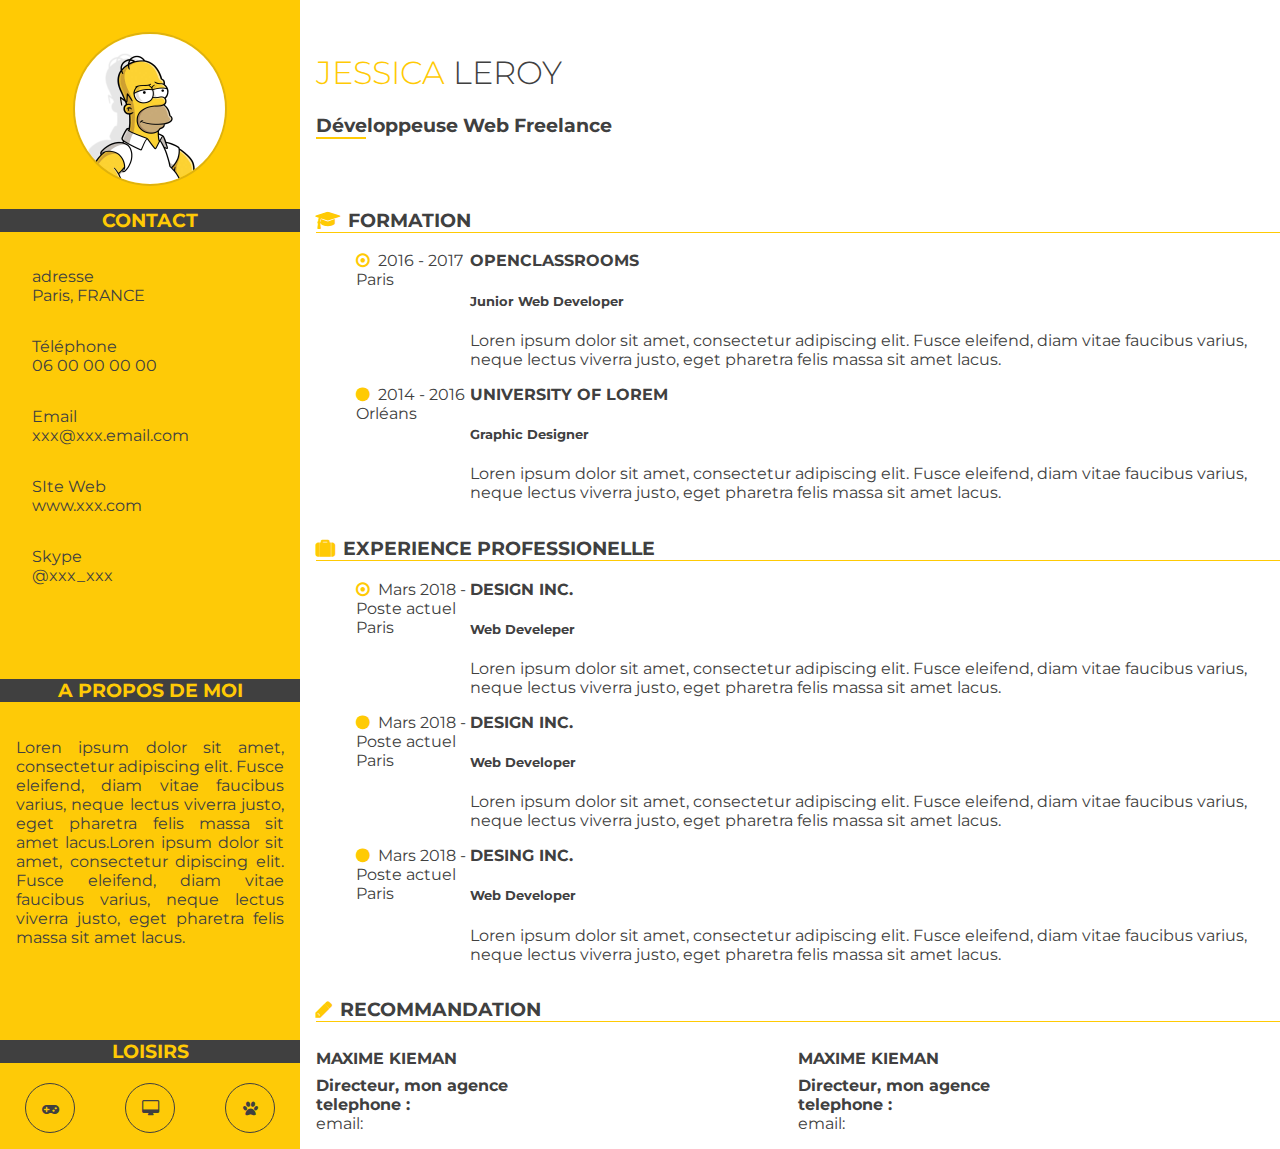
<file: index.html>
<!DOCTYPE html>
<html lang="fr">
  <head>
    <meta charset="utf-8">
    <link href="https://stackpath.bootstrapcdn.com/font-awesome/4.7.0/css/font-awesome.min.css" rel="stylesheet" integrity="sha384-wvfXpqpZZVQGK6TAh5PVlGOfQNHSoD2xbE+QkPxCAFlNEevoEH3Sl0sibVcOQVnN" crossorigin="anonymous">
    <link rel="stylesheet" type="text/css" href="css/projet_2.css">
    <meta name="viewport" content="width=device-width, initial-scale=1.0">
    <title>CV Jessica LEROY</title>
  </head>
  <body>
    <header>
      <titre>
        <h1><span>JESSICA</span> LEROY</h1>
        <h3>Développeuse Web Freelance</h3>
      </titre>
      <aside><img src="images/personnage-decoupe-01.jpg" alt="Pfoto de profil"></aside>
    </header>
    <div class="conteneur">
      <main>
        <section>
          <h3>FORMATION</h3>
          <ul>
            <li>
              <aside>2016 - 2017<where>Paris</where></aside>
              <poste>
                <h4>OPENCLASSROOMS</h4>
                <h5>Junior Web Developer</h5>
                <p>Loren ipsum dolor sit amet, consectetur adipiscing elit. Fusce eleifend, diam vitae faucibus varius, neque lectus viverra justo, eget pharetra felis massa sit amet lacus.</p>
              </poste>
            </li>
            <li>
              <aside>2014 - 2016<where>Orléans</where></aside>
              <poste>
                <h4>UNIVERSITY OF LOREM</h4>
                <h5>Graphic Designer</h5>
                <p>Loren ipsum dolor sit amet, consectetur adipiscing elit. Fusce eleifend, diam vitae faucibus varius, neque lectus viverra justo, eget pharetra felis massa sit amet lacus.</p>
              </poste>
            </li>
          </ul>
        </section>
        <section>
          <h3>EXPERIENCE PROFESSIONELLE</h3>
          <ul>
            <li>
              <aside>Mars 2018 - Poste actuel<where> Paris</where></aside>
              <poste>
                <h4>DESIGN INC.</h4>
                <h5>Web Develeper</h5>
                <p>Loren ipsum dolor sit amet, consectetur adipiscing elit. Fusce eleifend, diam vitae faucibus varius, neque lectus viverra justo, eget pharetra felis massa sit amet lacus.</p>
              </poste>
            </li>
            <li>
              <aside>Mars 2018 - Poste actuel<where> Paris</where></aside>
              <poste>
                <h4>DESIGN INC.</h4>
                <h5>Web Developer</h5>
                <p>Loren ipsum dolor sit amet, consectetur adipiscing elit. Fusce eleifend, diam vitae faucibus varius, neque lectus viverra justo, eget pharetra felis massa sit amet lacus.</p>
              </poste>
            </li>
            <li>
              <aside>Mars 2018 - Poste actuel<where> Paris</where></aside>
              <poste>
                <h4>DESING INC.</h4>
                <h5>Web Developer</h5>
                <p>Loren ipsum dolor sit amet, consectetur adipiscing elit. Fusce eleifend, diam vitae faucibus varius, neque lectus viverra justo, eget pharetra felis massa sit amet lacus.</p>
              </poste>
            </li>
          </ul>
        </section>
        <section>
          <h3>RECOMMANDATION</h3>
          <infos>
            <article>
              <h6>MAXIME KIEMAN</h6>
              <poste>Directeur, mon agence<br/>telephone : </poste>
              <email>email:</email>
            </article>
            
            <article>
              <h6>MAXIME KIEMAN</h6>
              <poste>Directeur, mon agence<br/>telephone : </poste>
              <email>email:</email>
            </article>
          </infos>
        </section>
      </main>
      <aside>
        <section>
          <h3>CONTACT</h3>
          <ul>
            <li>adresse<br/> Paris, FRANCE</li>
            <li>Téléphone <br/>06 00 00 00 00</li>
            <li>Email<br/>xxx@xxx.email.com</li>
            <li>SIte Web<br/> www.xxx.com</li>
            <li>Skype<br/> @xxx_xxx</li>
          </ul>
        </section>
        <section>
          <h3>A PROPOS DE MOI</h3>
          <p>Loren ipsum dolor sit amet, consectetur adipiscing elit. Fusce eleifend, diam vitae faucibus varius, neque lectus viverra justo, eget pharetra felis massa sit amet lacus.Loren ipsum dolor sit amet, consectetur dipiscing elit. Fusce eleifend, diam vitae faucibus varius, neque lectus viverra justo, eget pharetra felis massa sit amet lacus.</p>
        </section>
        <section>
          <h3>LOISIRS</h3>
          <loisirs>
            <i class="fa fa-gamepad" aria-hidden="true"></i>
            <i class="fa fa-desktop" aria-hidden="true"></i>
            <i class="fa fa-paw" aria-hidden="true"></i>
          </loisirs>
        </section>
      </aside>
    </div>
  </body>
</html>
</file>
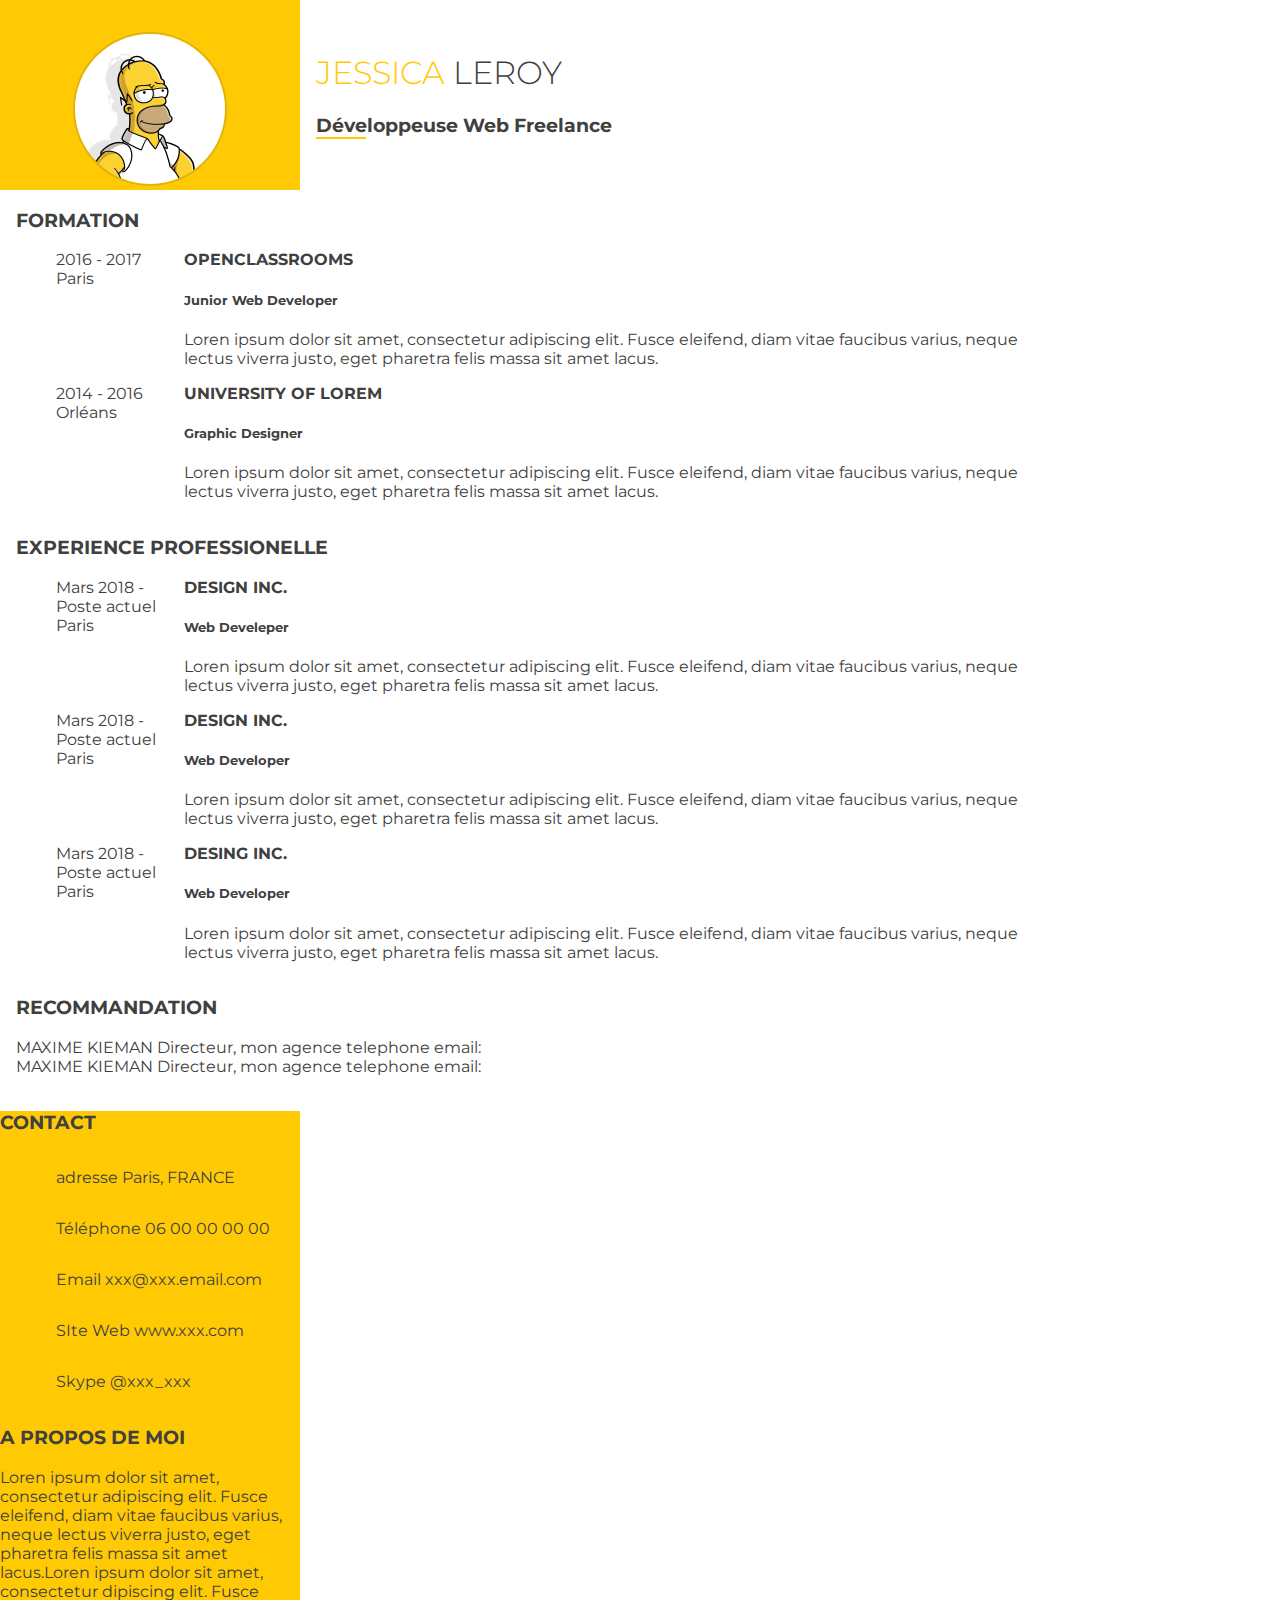
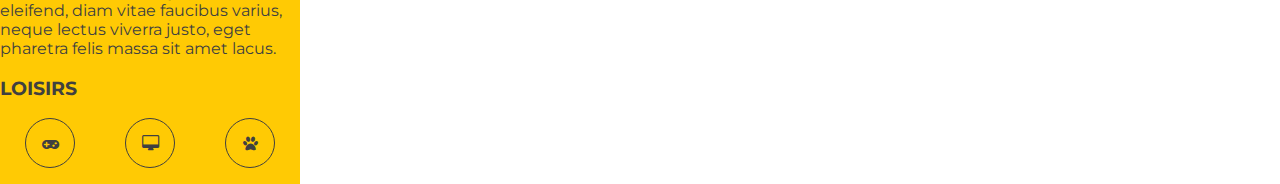
<file: Projet_2.html>
<!DOCTYPE html>
<html lang="fr">
  <head>
    <meta charset="utf-8">
    <link href="https://stackpath.bootstrapcdn.com/font-awesome/4.7.0/css/font-awesome.min.css" rel="stylesheet" integrity="sha384-wvfXpqpZZVQGK6TAh5PVlGOfQNHSoD2xbE+QkPxCAFlNEevoEH3Sl0sibVcOQVnN" crossorigin="anonymous">
    <link rel="stylesheet" type="text/css" href="css/projet_2.css">
    <meta name="viewport" content="width=device-width, initial-scale=1.0">
    <title>CV Jessica LEROY</title>
  </head>
  <body>
    <header>
      <main>
        <h1><span>JESSICA</span> LEROY</h1>
        <h3>Développeuse Web Freelance</h3>
      </main>
      <aside><img src="images/personnage-decoupe-01.jpg" alt="Pfoto de profil"></aside>
    </header>
    <conteneur>
      <main>
        <section>
          <h3>FORMATION</h3>
          <ul>
            <li>
              <aside>2016 - 2017<where>Paris</where></aside>
              <poste>
                <h4>OPENCLASSROOMS</h4>
                <h5>Junior Web Developer</h5>
                <p>Loren ipsum dolor sit amet, consectetur adipiscing elit. Fusce eleifend, diam vitae faucibus varius, neque lectus viverra justo, eget pharetra felis massa sit amet lacus.</p>
              </poste>
            </li>
            <li>
              <aside>2014 - 2016<where>Orléans</where></aside>
              <poste>
                <h4>UNIVERSITY OF LOREM</h4>
                <h5>Graphic Designer</h5>
                <p>Loren ipsum dolor sit amet, consectetur adipiscing elit. Fusce eleifend, diam vitae faucibus varius, neque lectus viverra justo, eget pharetra felis massa sit amet lacus.</p>
              </poste>
            </li>
          </ul>
        </section>
        <section>
          <h3>EXPERIENCE PROFESSIONELLE</h3>
          <ul>
            <li>
              <aside>Mars 2018 - Poste actuel<where> Paris</where></aside>
              <poste>
                <h4>DESIGN INC.</h4>
                <h5>Web Develeper</h5>
                <p>Loren ipsum dolor sit amet, consectetur adipiscing elit. Fusce eleifend, diam vitae faucibus varius, neque lectus viverra justo, eget pharetra felis massa sit amet lacus.</p>
              </poste>
            </li>
            <li>
              <aside>Mars 2018 - Poste actuel<where> Paris</where></aside>
              <poste>
                <h4>DESIGN INC.</h4>
                <h5>Web Developer</h5>
                <p>Loren ipsum dolor sit amet, consectetur adipiscing elit. Fusce eleifend, diam vitae faucibus varius, neque lectus viverra justo, eget pharetra felis massa sit amet lacus.</p>
              </poste>
            </li>
            <li>
              <aside>Mars 2018 - Poste actuel<where> Paris</where></aside>
              <poste>
                <h4>DESING INC.</h4>
                <h5>Web Developer</h5>
                <p>Loren ipsum dolor sit amet, consectetur adipiscing elit. Fusce eleifend, diam vitae faucibus varius, neque lectus viverra justo, eget pharetra felis massa sit amet lacus.</p>
              </poste>
            </li>
          </ul>
        </section>
        <section>
          <h3>RECOMMANDATION</h3>
          <div>MAXIME KIEMAN Directeur, mon agence telephone email:</div>
          <div>MAXIME KIEMAN Directeur, mon agence telephone email:</div>
        </section>
      </main>
      <aside>
        <section>
          <h3>CONTACT</h3>
          <ul>
            <li>adresse Paris, FRANCE</li>
            <li>Téléphone 06 00 00 00 00</li>
            <li>Email xxx@xxx.email.com</li>
            <li>SIte Web www.xxx.com</li>
            <li>Skype @xxx_xxx</li>
          </ul>
        </section>
        <section>
          <h3>A PROPOS DE MOI</h3>
          <p>Loren ipsum dolor sit amet, consectetur adipiscing elit. Fusce eleifend, diam vitae faucibus varius, neque lectus viverra justo, eget pharetra felis massa sit amet lacus.Loren ipsum dolor sit amet, consectetur dipiscing elit. Fusce eleifend, diam vitae faucibus varius, neque lectus viverra justo, eget pharetra felis massa sit amet lacus.</p>
        </section>
        <section>
          <h3>LOISIRS</h3>
          <loisirs>
            <i class="fa fa-gamepad" aria-hidden="true"></i>
            <i class="fa fa-desktop" aria-hidden="true"></i>
            <i class="fa fa-paw" aria-hidden="true"></i>
          </loisirs>
        </section>
      </aside>
      </li></ul>
    </conteneur>
  </body>
</html>
</file>
<file: css/projet_2.css>
@import url('https://fonts.googleapis.com/css2?family=Montserrat:wght@100;200;300;400;500;600;700;800&display=swap');
:root {
  --marron: #dfb20e;
  --jaune: #ffca04;
  --darkgrey: #404040;
}

body {
  margin: 0;
  font-family: 'Montserrat', sans-serif;
  color: var(--darkgrey);
}

header img {
  width: 50%;
  border-radius: 50%;
  border: 2px solid var(--marron);
}

header aside {
  text-align: center;
}

header span {
  color: var(--jaune);
}

main, titre {
  padding-left: 1rem;
}

h1 {
  font-weight: 300;
}

header h3:after {
  content: " ";
  display: block;
  border: 1px solid var(--jaune);
  width: 3rem;
}

.conteneur>aside {
  background-color: #feca07;
}

.conteneur li aside:before {
  content: "\f111";
  font-family: FontAwesome;
  margin-right: .5rem;
  color: var(--jaune);
}

.conteneur li:first-of-type aside:before {
  content: "\f192";
}

.conteneur li aside {
  display: block;
}

where {
  display: block;
}

.conteneur aside h3 {
  /* padding-left: 1rem; */
  background-color: var(--darkgrey);
  color: var(--jaune);
  text-align: center;
}

.conteneur section>p {
  padding: 1rem;
  text-align: justify;
}

.conteneur h3 {
  border-bottom: 1px solid var(--jaune);
}

.conteneur h3:before {
  font-family: FontAwesome;
  color: var(--jaune);
  margin-right: .5rem;
}

.conteneur main section:first-of-type h3:before {
  content: "\f19d";
}

.conteneur main section:nth-of-type(2) h3:before {
  content: "\f0f2";
}

.conteneur main section:last-of-type h3:before {
  content: "\f040";
}

.conteneur aside ul {
  list-style-type: none;
  padding-inline-start: 0;
  padding-left: 1rem;
}

main, titre {
  width: 80vw;
}

main article poste {
  display: block;
  font-weight: bold;
}

main h4 {
  margin-top: 0;
}

main h6 {
  font-size: 1rem;
  margin: .5rem 0;
}

section aside {
  background-color: initial;
}

section:last-of-type {
  padding-bottom: 1rem;
}

loisirs {
  display: flex;
  justify-content: space-around;
}

loisirs i {
  border: 1px solid;
  width: 3rem;
  height: 3rem;
  border-radius: 50%;
  display: flex !important;
  justify-content: center;
  align-items: center;
}

infos {
  display: block;
  padding-left: 2rem;
}

@media screen AND (min-width:768px) {
  header {
    display: flex;
    flex-direction: row-reverse;
    justify-content: center;
  }
  aside {
    background-color: var(--jaune);
    max-width: 300px;
  }
  aside ul li {
    display: flex;
    padding: 1em;
  }
  header>* {
    padding-top: 2rem;
  }
  .conteneur {
    display: flex;
    flex-direction: row-reverse;
    justify-content: center;
  }
  .conteneur aside {
    display: flex;
    flex-direction: column;
    justify-content: end;
    justify-content: space-between;
  }
  main li {
    display: flex;
  }
  li aside {
    width: 20%;
  }
  .conteneur main section:last-of-type infos {
    display: flex;
    padding-left: initial;
  }
  article {
    width: 50%;
  }
}
</file>
